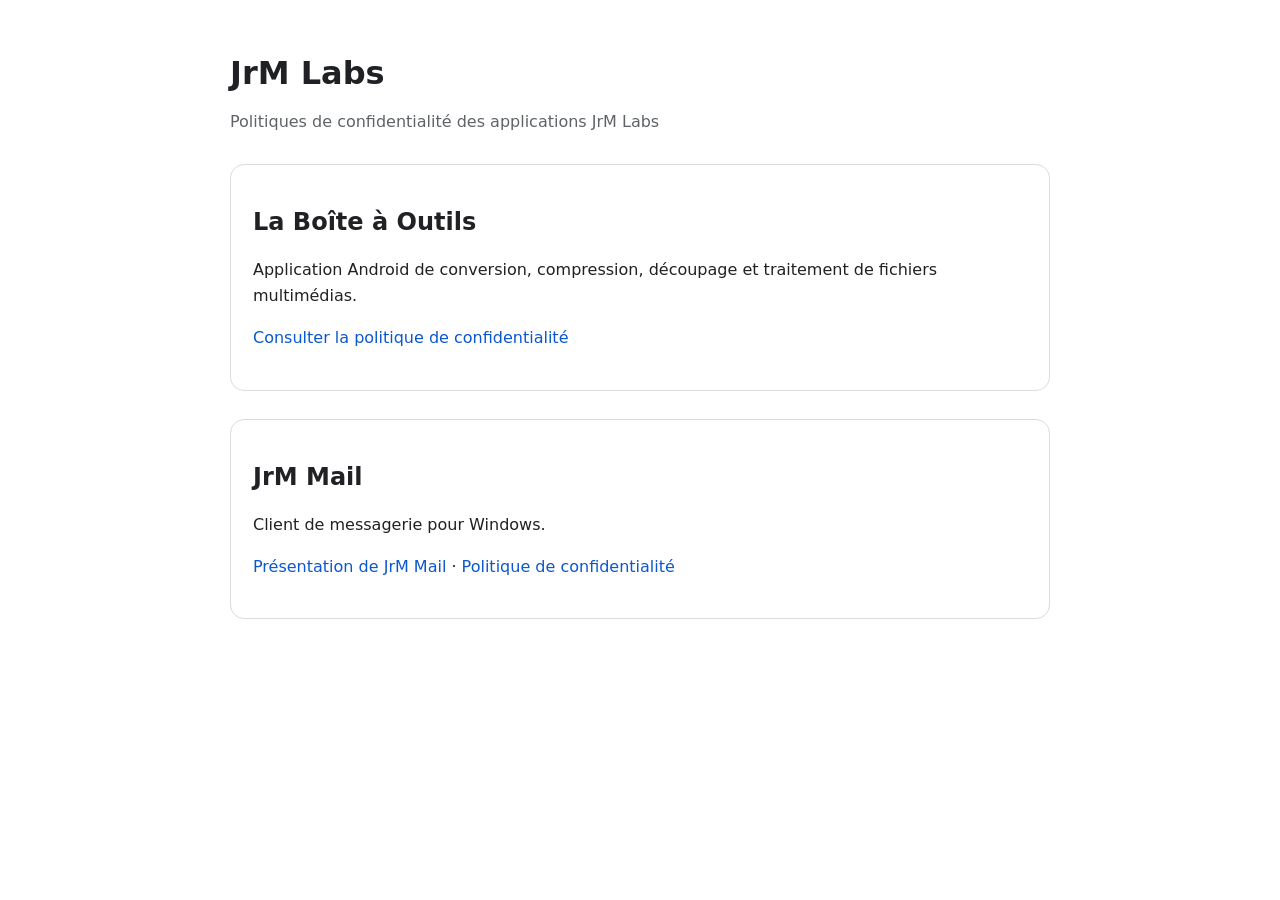
<file: index.html>
<!doctype html>
<html lang="fr">
<head>
  <meta charset="utf-8">
  <meta name="viewport" content="width=device-width, initial-scale=1">
  <title>JrM Labs – Confidentialité</title>
  <style>
    body{font-family:system-ui,-apple-system,Segoe UI,Roboto,sans-serif;max-width:820px;margin:0 auto;padding:32px 20px;line-height:1.65;color:#202124}h1,h2{line-height:1.25}h1{margin-bottom:4px}.muted{color:#5f6368}.card{margin-top:28px;padding:22px;border:1px solid #dadce0;border-radius:14px}a{color:#0b57d0;text-decoration:none}a:hover{text-decoration:underline}
  </style>
</head>
<body>
  <h1>JrM Labs</h1>
  <p class="muted">Politiques de confidentialité des applications JrM Labs</p>
  <div class="card">
    <h2>La Boîte à Outils</h2>
    <p>Application Android de conversion, compression, découpage et traitement de fichiers multimédias.</p>
    <p><a href="la-boite-a-outils/">Consulter la politique de confidentialité</a></p>
  </div>
  <div class="card">
    <h2>JrM Mail</h2>
    <p>Client de messagerie pour Windows.</p>
    <p><a href="jrm-mail/">Présentation de JrM Mail</a> · <a href="jrm-mail/privacy.html">Politique de confidentialité</a></p>
  </div>
</body>
</html>
</file>
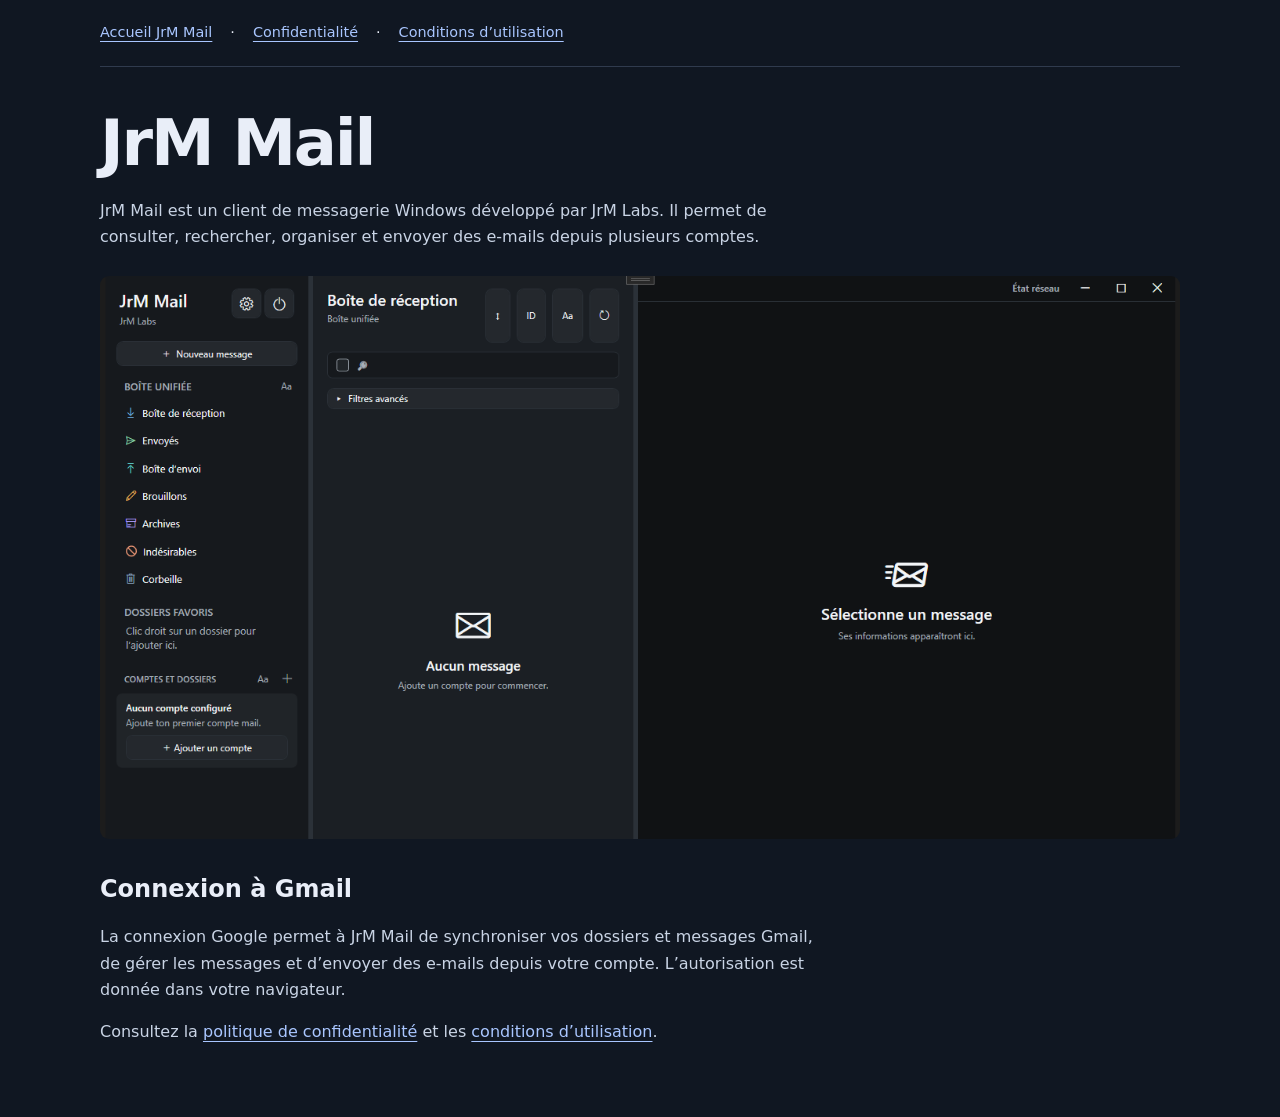
<file: jrm-mail/index.html>
<!doctype html>
<html lang="fr">
<head>
<meta charset="utf-8">
<meta name="viewport" content="width=device-width, initial-scale=1">
<title>JrM Mail · JrM Mail</title>
<link rel="stylesheet" href="style.css">
</head>
<body>
<nav aria-label="JrM Mail"><a href="./">Accueil JrM Mail</a> · <a href="privacy.html">Confidentialité</a> · <a href="terms.html">Conditions d’utilisation</a></nav>
<main>
<h1>JrM Mail</h1>
<p>JrM Mail est un client de messagerie Windows développé par JrM Labs. Il permet de consulter, rechercher, organiser et envoyer des e-mails depuis plusieurs comptes.</p>
<figure class="demo">
  <img src="capture-jrm-mail.png" width="1379" height="719" alt="JrM Mail sous Windows, avec la boîte de réception vide et aucun compte configuré.">
</figure>
<h2>Connexion à Gmail</h2>
<p>La connexion Google permet à JrM Mail de synchroniser vos dossiers et messages Gmail, de gérer les messages et d’envoyer des e-mails depuis votre compte. L’autorisation est donnée dans votre navigateur.</p>
<p>Consultez la <a href="privacy.html">politique de confidentialité</a> et les <a href="terms.html">conditions d’utilisation</a>.</p>
</main>
</body>
</html>
</file>
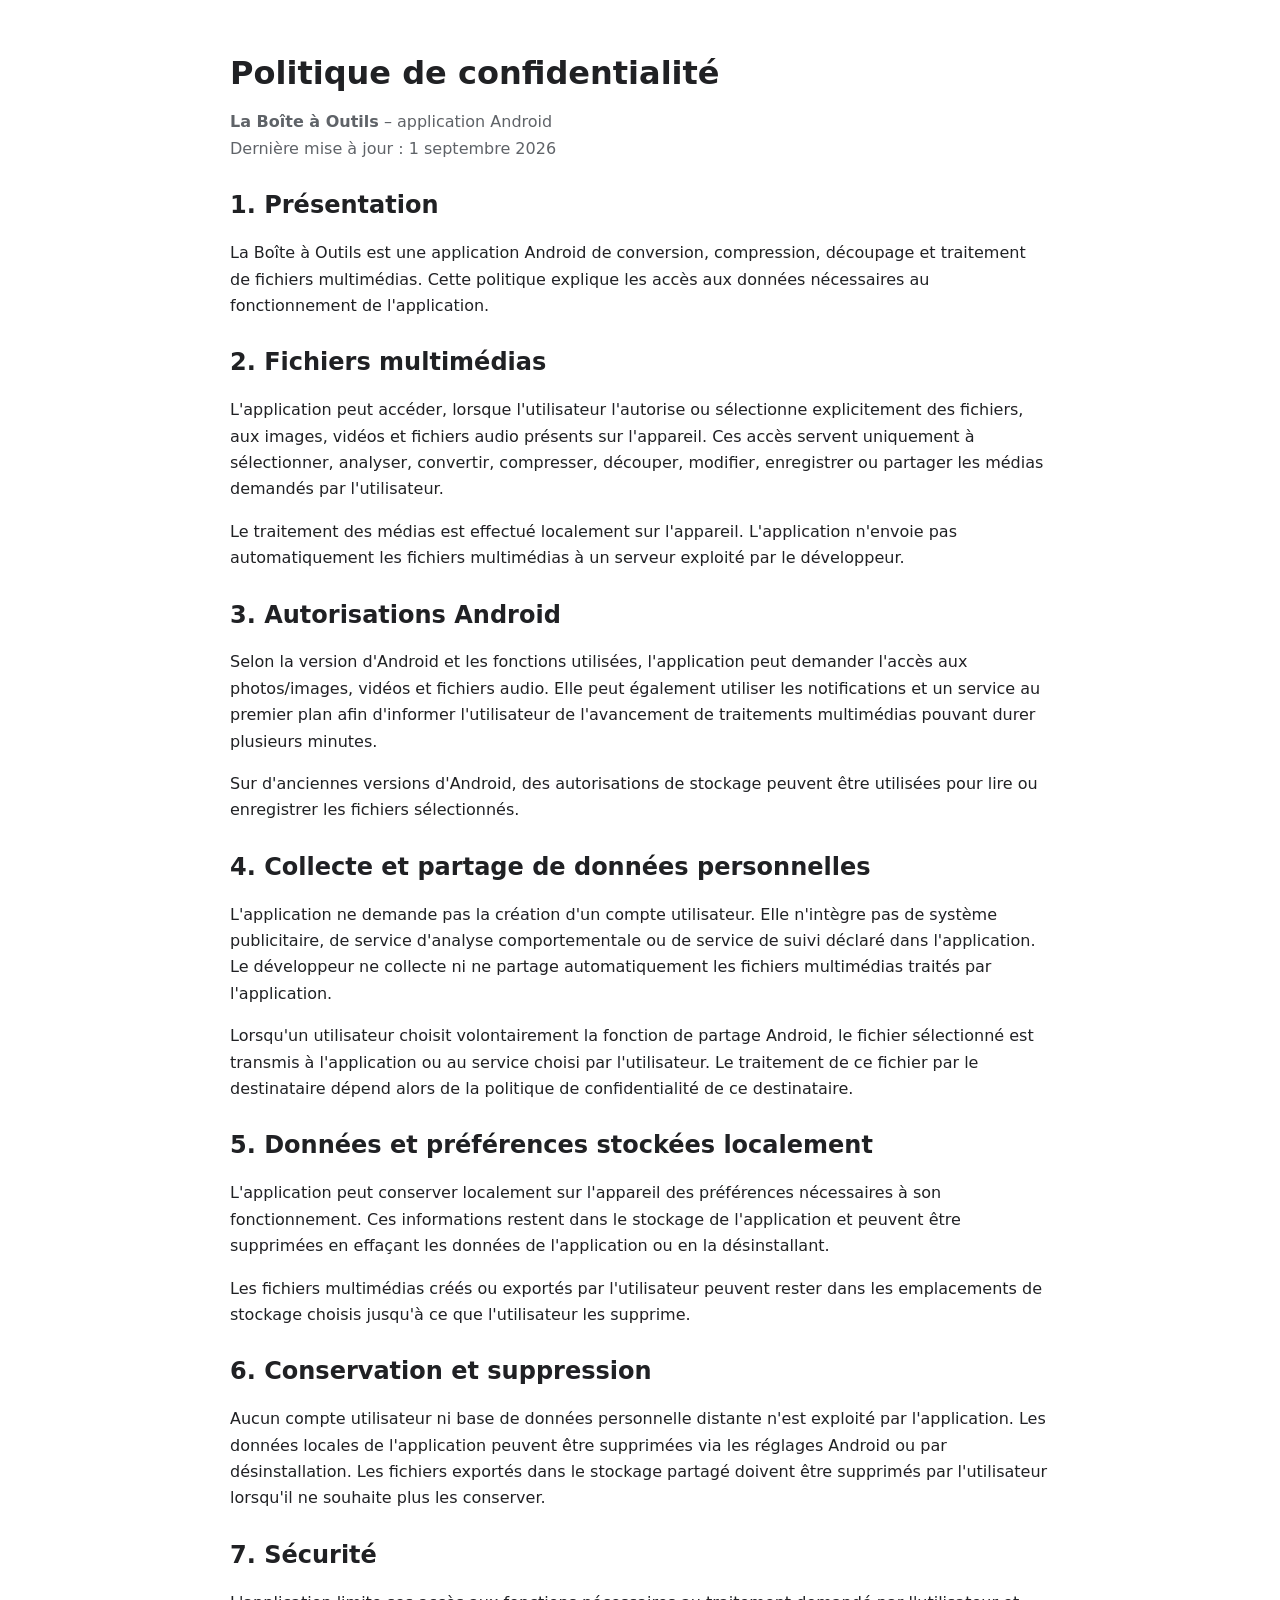
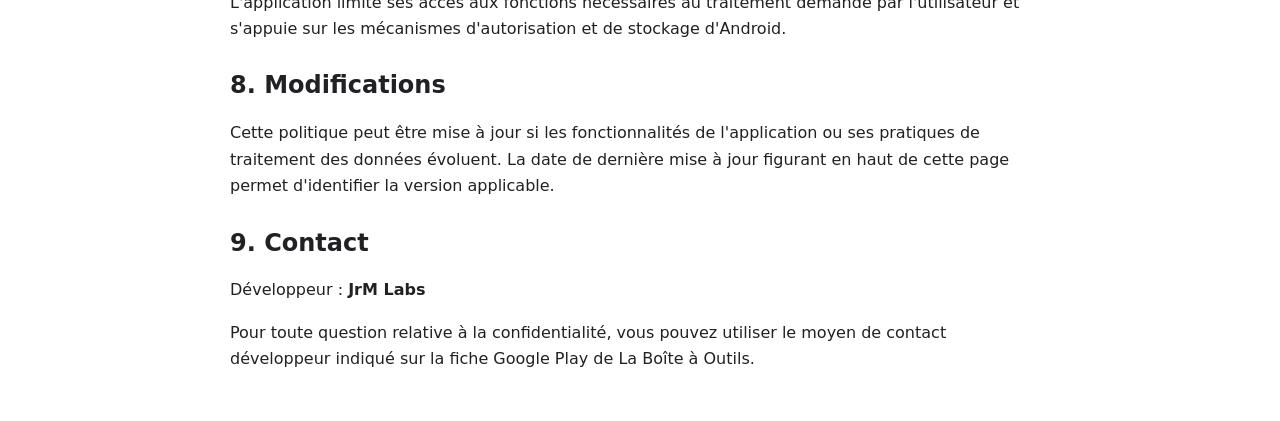
<file: la-boite-a-outils/index.html>
<!doctype html>
<html lang="fr">
<head>
  <meta charset="utf-8">
  <meta name="viewport" content="width=device-width, initial-scale=1">
  <title>Politique de confidentialité – La Boîte à Outils</title>
  <style>
    body{font-family:system-ui,-apple-system,Segoe UI,Roboto,sans-serif;max-width:820px;margin:0 auto;padding:32px 20px;line-height:1.65;color:#202124}h1,h2{line-height:1.25}h1{margin-bottom:4px}.muted{color:#5f6368}section{margin-top:28px}a{color:#0b57d0}
  </style>
</head>
<body>
  <h1>Politique de confidentialité</h1>
  <p class="muted"><strong>La Boîte à Outils</strong> – application Android<br>Dernière mise à jour : 1 septembre 2026</p>
  <section><h2>1. Présentation</h2><p>La Boîte à Outils est une application Android de conversion, compression, découpage et traitement de fichiers multimédias. Cette politique explique les accès aux données nécessaires au fonctionnement de l'application.</p></section>
  <section><h2>2. Fichiers multimédias</h2><p>L'application peut accéder, lorsque l'utilisateur l'autorise ou sélectionne explicitement des fichiers, aux images, vidéos et fichiers audio présents sur l'appareil. Ces accès servent uniquement à sélectionner, analyser, convertir, compresser, découper, modifier, enregistrer ou partager les médias demandés par l'utilisateur.</p><p>Le traitement des médias est effectué localement sur l'appareil. L'application n'envoie pas automatiquement les fichiers multimédias à un serveur exploité par le développeur.</p></section>
  <section><h2>3. Autorisations Android</h2><p>Selon la version d'Android et les fonctions utilisées, l'application peut demander l'accès aux photos/images, vidéos et fichiers audio. Elle peut également utiliser les notifications et un service au premier plan afin d'informer l'utilisateur de l'avancement de traitements multimédias pouvant durer plusieurs minutes.</p><p>Sur d'anciennes versions d'Android, des autorisations de stockage peuvent être utilisées pour lire ou enregistrer les fichiers sélectionnés.</p></section>
  <section><h2>4. Collecte et partage de données personnelles</h2><p>L'application ne demande pas la création d'un compte utilisateur. Elle n'intègre pas de système publicitaire, de service d'analyse comportementale ou de service de suivi déclaré dans l'application. Le développeur ne collecte ni ne partage automatiquement les fichiers multimédias traités par l'application.</p><p>Lorsqu'un utilisateur choisit volontairement la fonction de partage Android, le fichier sélectionné est transmis à l'application ou au service choisi par l'utilisateur. Le traitement de ce fichier par le destinataire dépend alors de la politique de confidentialité de ce destinataire.</p></section>
  <section><h2>5. Données et préférences stockées localement</h2><p>L'application peut conserver localement sur l'appareil des préférences nécessaires à son fonctionnement. Ces informations restent dans le stockage de l'application et peuvent être supprimées en effaçant les données de l'application ou en la désinstallant.</p><p>Les fichiers multimédias créés ou exportés par l'utilisateur peuvent rester dans les emplacements de stockage choisis jusqu'à ce que l'utilisateur les supprime.</p></section>
  <section><h2>6. Conservation et suppression</h2><p>Aucun compte utilisateur ni base de données personnelle distante n'est exploité par l'application. Les données locales de l'application peuvent être supprimées via les réglages Android ou par désinstallation. Les fichiers exportés dans le stockage partagé doivent être supprimés par l'utilisateur lorsqu'il ne souhaite plus les conserver.</p></section>
  <section><h2>7. Sécurité</h2><p>L'application limite ses accès aux fonctions nécessaires au traitement demandé par l'utilisateur et s'appuie sur les mécanismes d'autorisation et de stockage d'Android.</p></section>
  <section><h2>8. Modifications</h2><p>Cette politique peut être mise à jour si les fonctionnalités de l'application ou ses pratiques de traitement des données évoluent. La date de dernière mise à jour figurant en haut de cette page permet d'identifier la version applicable.</p></section>
  <section><h2>9. Contact</h2><p>Développeur : <strong>JrM Labs</strong></p><p>Pour toute question relative à la confidentialité, vous pouvez utiliser le moyen de contact développeur indiqué sur la fiche Google Play de La Boîte à Outils.</p></section>
</body>
</html>
</file>
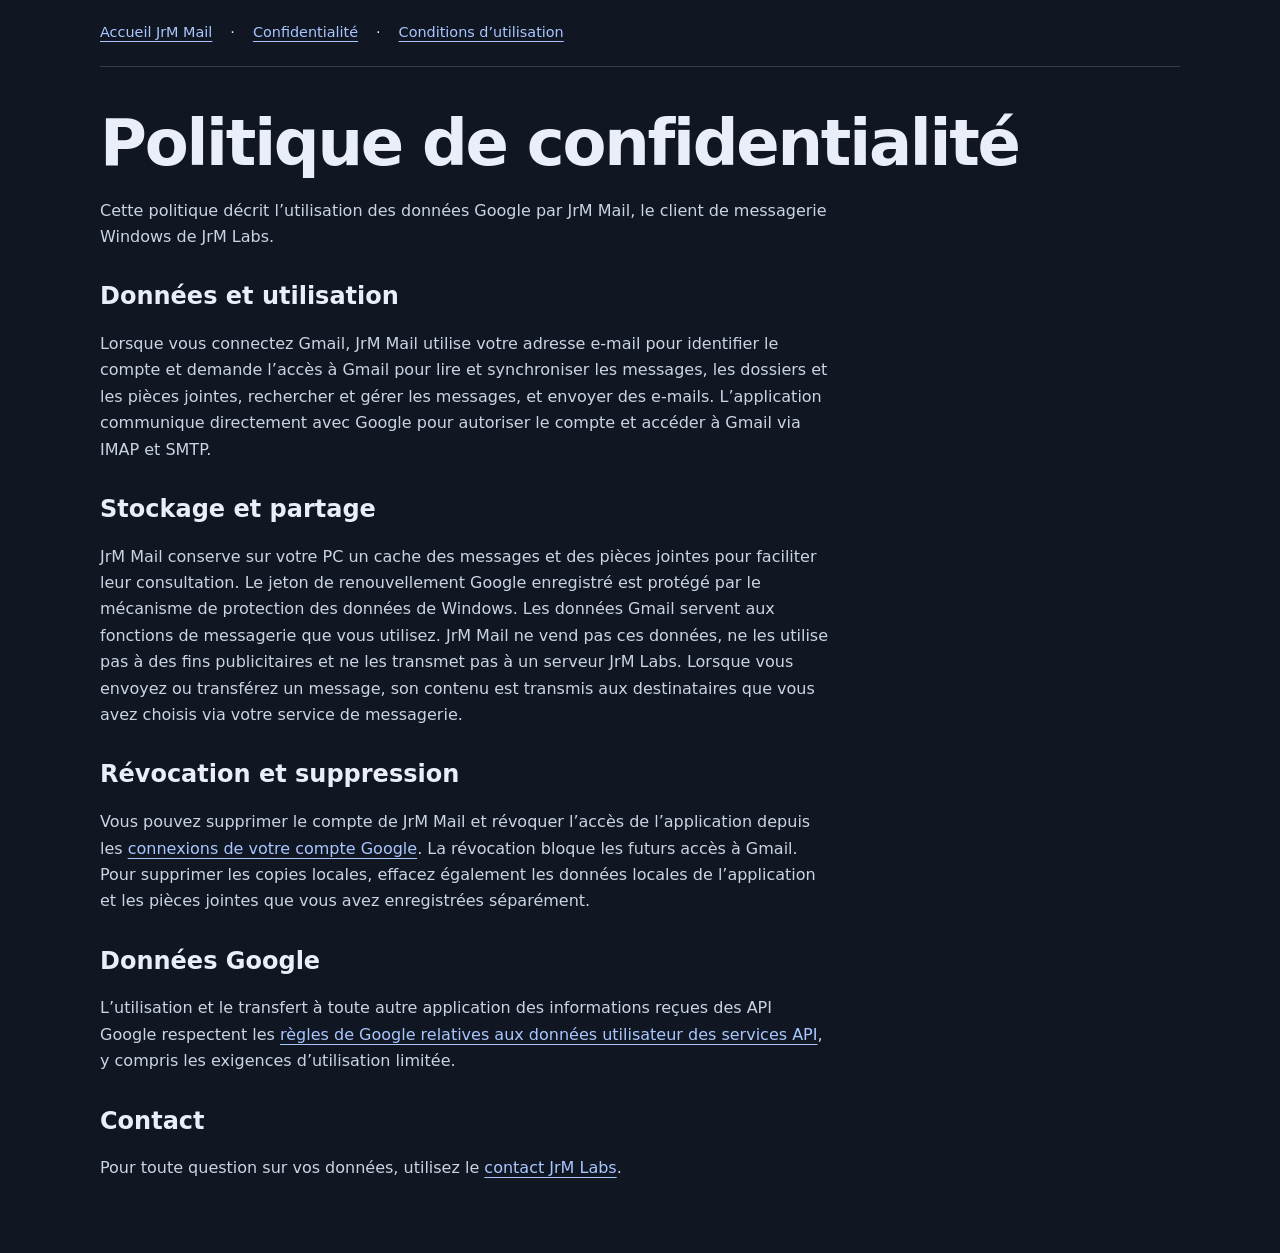
<file: jrm-mail/privacy.html>
<!doctype html>
<html lang="fr">
<head>
<meta charset="utf-8">
<meta name="viewport" content="width=device-width, initial-scale=1">
<title>Politique de confidentialité · JrM Mail</title>
<link rel="stylesheet" href="style.css">
</head>
<body>
<nav aria-label="JrM Mail"><a href="./">Accueil JrM Mail</a> · <a href="privacy.html">Confidentialité</a> · <a href="terms.html">Conditions d’utilisation</a></nav>
<main>
<h1>Politique de confidentialité</h1>
<p>Cette politique décrit l’utilisation des données Google par JrM Mail, le client de messagerie Windows de JrM Labs.</p>
<h2>Données et utilisation</h2>
<p>Lorsque vous connectez Gmail, JrM Mail utilise votre adresse e-mail pour identifier le compte et demande l’accès à Gmail pour lire et synchroniser les messages, les dossiers et les pièces jointes, rechercher et gérer les messages, et envoyer des e-mails. L’application communique directement avec Google pour autoriser le compte et accéder à Gmail via IMAP et SMTP.</p>
<h2>Stockage et partage</h2>
<p>JrM Mail conserve sur votre PC un cache des messages et des pièces jointes pour faciliter leur consultation. Le jeton de renouvellement Google enregistré est protégé par le mécanisme de protection des données de Windows. Les données Gmail servent aux fonctions de messagerie que vous utilisez. JrM Mail ne vend pas ces données, ne les utilise pas à des fins publicitaires et ne les transmet pas à un serveur JrM Labs. Lorsque vous envoyez ou transférez un message, son contenu est transmis aux destinataires que vous avez choisis via votre service de messagerie.</p>
<h2>Révocation et suppression</h2>
<p>Vous pouvez supprimer le compte de JrM Mail et révoquer l’accès de l’application depuis les <a href="https://myaccount.google.com/connections">connexions de votre compte Google</a>. La révocation bloque les futurs accès à Gmail. Pour supprimer les copies locales, effacez également les données locales de l’application et les pièces jointes que vous avez enregistrées séparément.</p>
<h2>Données Google</h2>
<p>L’utilisation et le transfert à toute autre application des informations reçues des API Google respectent les <a href="https://developers.google.com/terms/api-services-user-data-policy">règles de Google relatives aux données utilisateur des services API</a>, y compris les exigences d’utilisation limitée.</p>
<h2>Contact</h2>
<p>Pour toute question sur vos données, utilisez le <a href="mailto:hurbain.jeremy@gmail.com">contact JrM Labs</a>.</p>
</main>
</body>
</html>
</file>
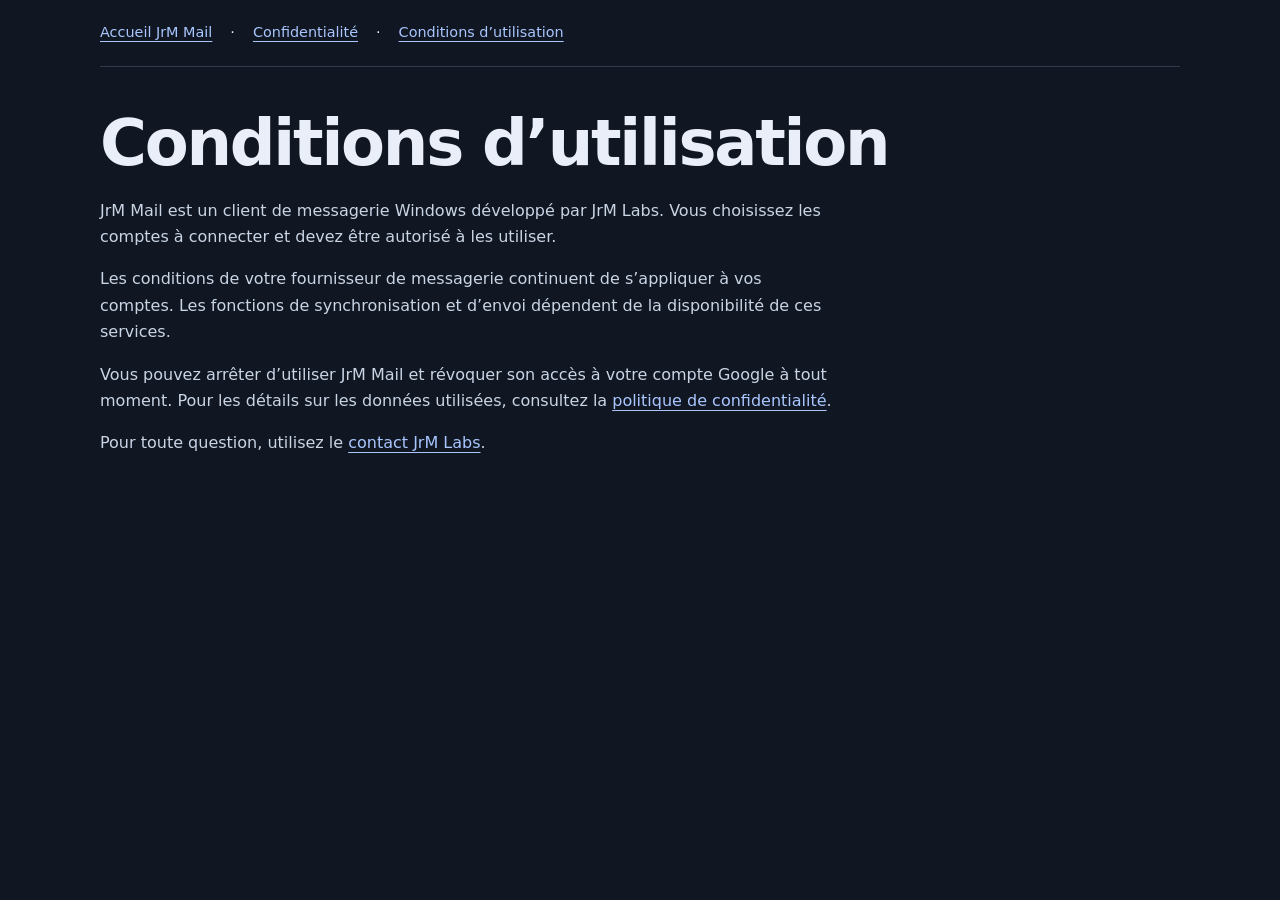
<file: jrm-mail/terms.html>
<!doctype html>
<html lang="fr">
<head>
<meta charset="utf-8">
<meta name="viewport" content="width=device-width, initial-scale=1">
<title>Conditions d’utilisation · JrM Mail</title>
<link rel="stylesheet" href="style.css">
</head>
<body>
<nav aria-label="JrM Mail"><a href="./">Accueil JrM Mail</a> · <a href="privacy.html">Confidentialité</a> · <a href="terms.html">Conditions d’utilisation</a></nav>
<main>
<h1>Conditions d’utilisation</h1>
<p>JrM Mail est un client de messagerie Windows développé par JrM Labs. Vous choisissez les comptes à connecter et devez être autorisé à les utiliser.</p>
<p>Les conditions de votre fournisseur de messagerie continuent de s’appliquer à vos comptes. Les fonctions de synchronisation et d’envoi dépendent de la disponibilité de ces services.</p>
<p>Vous pouvez arrêter d’utiliser JrM Mail et révoquer son accès à votre compte Google à tout moment. Pour les détails sur les données utilisées, consultez la <a href="privacy.html">politique de confidentialité</a>.</p>
<p>Pour toute question, utilisez le <a href="mailto:hurbain.jeremy@gmail.com">contact JrM Labs</a>.</p>
</main>
</body>
</html>
</file>
<file: jrm-mail/style.css>
:root{color-scheme:dark;--accent:#5b8def;--line:#303b4e;--panel:#192231}*{box-sizing:border-box}body{margin:0;background:#101722;color:#e9eef8;font:16px/1.65 "Segoe UI",system-ui,sans-serif}a{color:#a9c6ff;text-underline-offset:4px}a:focus-visible{outline:2px solid var(--accent);outline-offset:4px}nav,main{width:min(1080px,calc(100% - 40px));margin:auto}nav{display:flex;gap:18px;flex-wrap:wrap;padding:21px 0;border-bottom:1px solid var(--line);font-size:.9rem}main{padding:38px 0 55px}h1,h2,h3{line-height:1.2}h1{margin:0 0 12px;font-size:clamp(2.3rem,7vw,4rem);letter-spacing:-.035em}main>p{max-width:72ch;color:#c9d4e5}main>h2{margin-top:32px}.demo{margin:26px 0 36px}.demo img{display:block;width:100%;height:auto;border-radius:9px}
</file>
